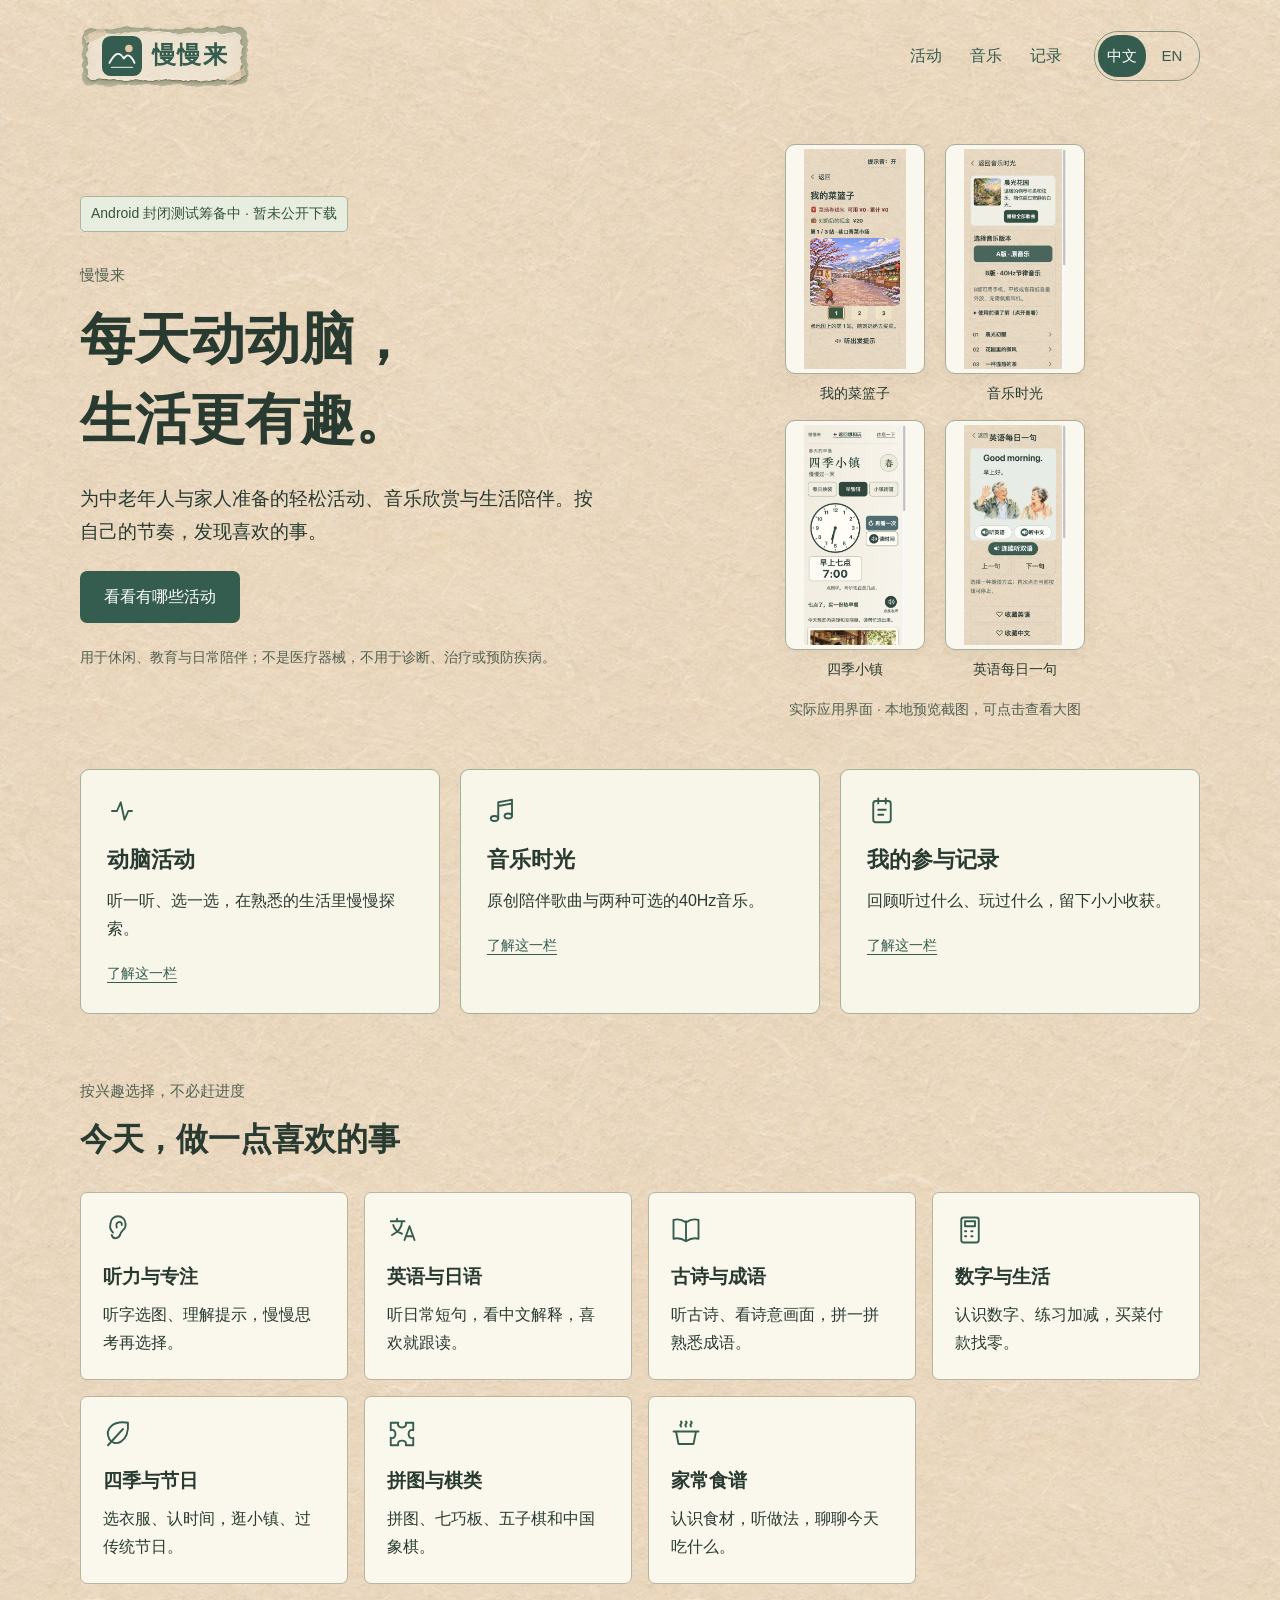
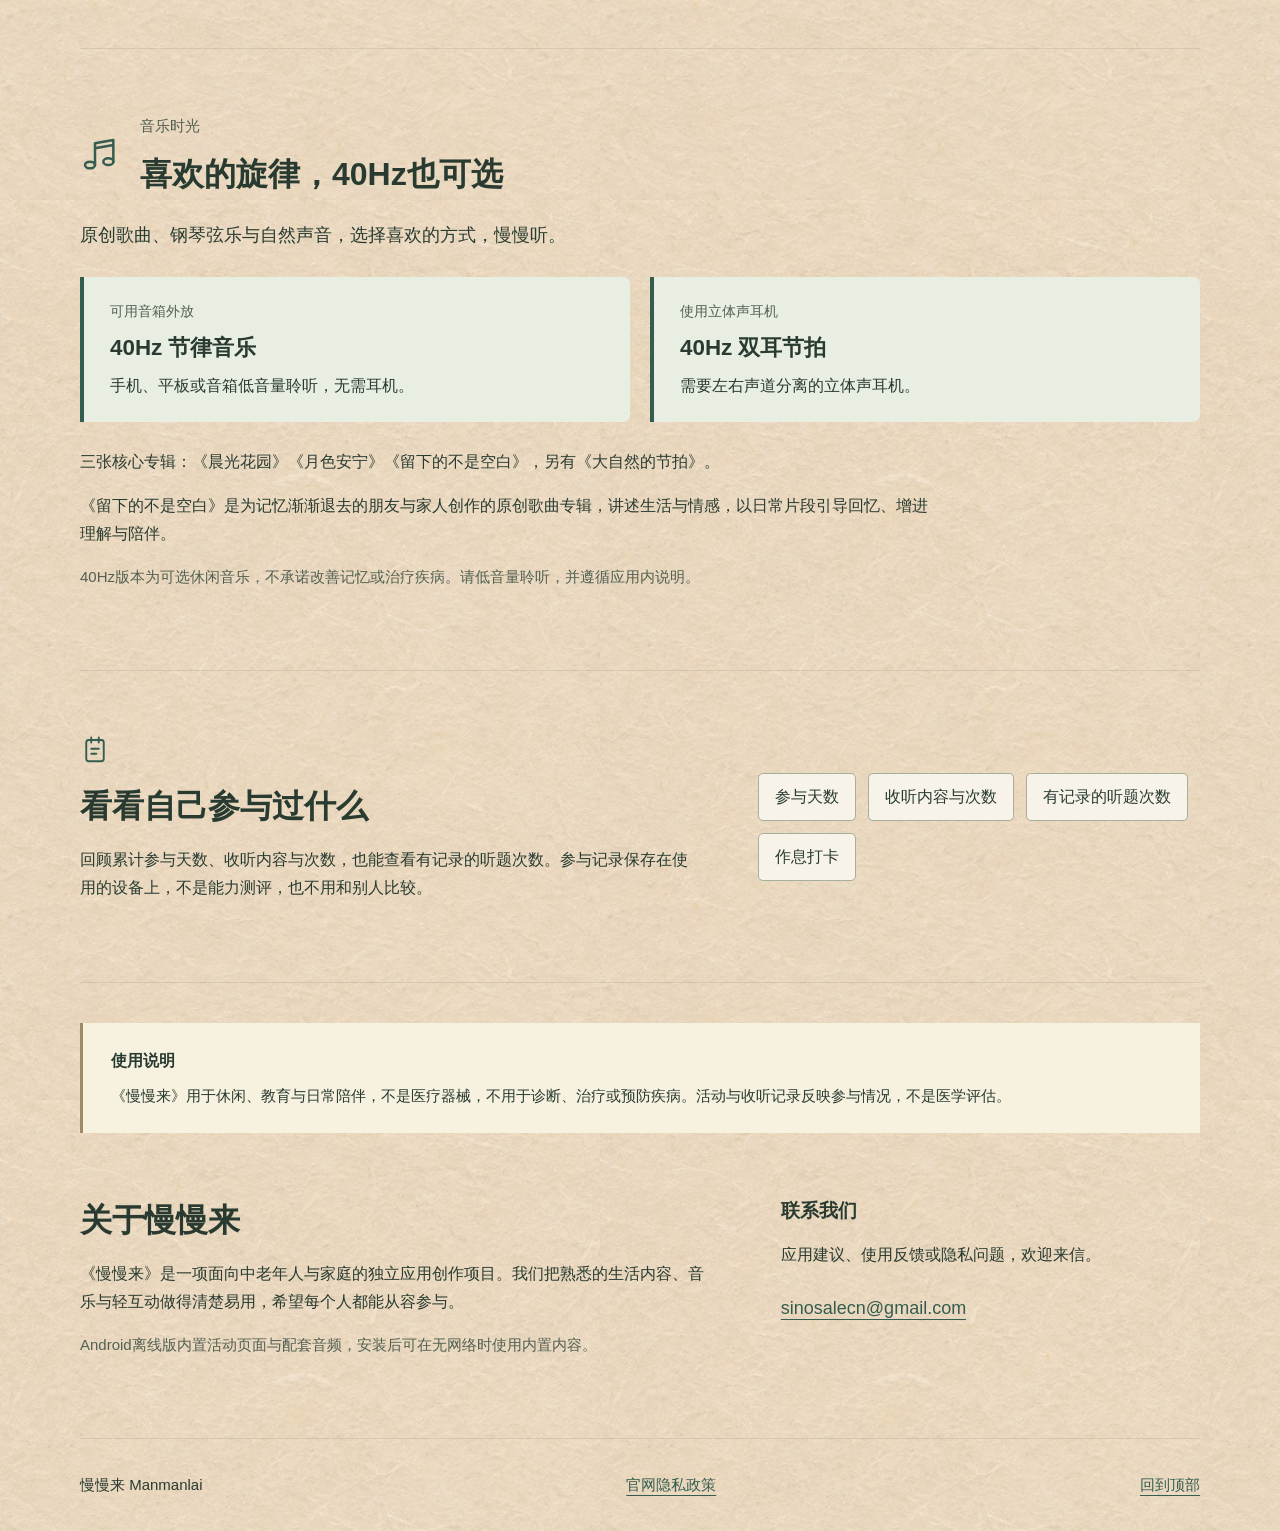
<file: index.html>
<!doctype html>
<html lang="zh-CN">
<head>
  <meta charset="utf-8">
  <meta name="viewport" content="width=device-width, initial-scale=1">
  <title>慢慢来 Manmanlai · 每天动动脑，生活更有趣</title>
  <meta name="description" content="为中老年人与家人设计的轻松活动、原创音乐、可选40Hz音乐、英语日语与日常陪伴。Android封闭测试筹备中。">
  <meta name="theme-color" content="#355d4f">
  <link rel="canonical" href="https://sinosale.github.io/manmanlai/">
  <link rel="alternate" hreflang="zh-CN" href="https://sinosale.github.io/manmanlai/">
  <link rel="alternate" hreflang="en" href="https://sinosale.github.io/manmanlai/english.html">
  <link rel="alternate" hreflang="x-default" href="https://sinosale.github.io/manmanlai/">
  <link rel="icon" href="logo.svg" type="image/svg+xml">
  <link rel="stylesheet" href="home.css">
</head>
<body>
  <a class="skip" href="#main">跳到主要内容</a>
  <header class="site-header wrap">
    <a class="brand" href="./" aria-label="慢慢来首页"><img src="logo.svg" width="40" height="40" alt=""><span>慢慢来</span></a>
    <nav class="main-nav" aria-label="页面导航"><a href="#activity">活动</a><a href="#music">音乐</a><a href="#records">记录</a></nav>
    <nav class="languages" aria-label="Language"><a href="./" lang="zh-CN" aria-current="page">中文</a><a href="english.html" lang="en">EN</a></nav>
  </header>
  <main id="main" class="wrap" tabindex="-1">
    <section class="hero" aria-labelledby="hero-title">
      <div class="hero-copy">
        <p class="status">Android 封闭测试筹备中 · 暂未公开下载</p>
        <p class="eyebrow">慢慢来</p>
        <h1 id="hero-title">每天动动脑，<br>生活更有趣。</h1>
        <p class="intro">为中老年人与家人准备的轻松活动、音乐欣赏与生活陪伴。按自己的节奏，发现喜欢的事。</p>
        <a class="button" href="#activity">看看有哪些活动</a>
        <p class="scope-note">用于休闲、教育与日常陪伴；不是医疗器械，不用于诊断、治疗或预防疾病。</p>
      </div>
      <div class="app-preview"><div class="screenshot-grid"><figure><a href="assets/app-market.jpg" aria-label="查看完整截图：我的菜篮子"><img src="assets/app-market.jpg" width="390" height="844" alt="应用实际页面：我的菜篮子，冬日市场地图与三站买菜路线" fetchpriority=high></a><figcaption>我的菜篮子</figcaption></figure><figure><a href="assets/app-music.jpg" aria-label="查看完整截图：音乐时光"><img src="assets/app-music.jpg" width="390" height="844" alt="应用实际页面：晨光花园专辑与原音乐、40Hz节律音乐版本选择" loading=lazy></a><figcaption>音乐时光</figcaption></figure><figure><a href="assets/app-seasons.jpg" aria-label="查看完整截图：四季小镇"><img src="assets/app-seasons.jpg" width="390" height="844" alt="应用实际页面：春天早餐铺，认识时钟与选择早餐" loading=lazy></a><figcaption>四季小镇</figcaption></figure><figure><a href="assets/app-language.jpg" aria-label="查看完整截图：英语每日一句"><img src="assets/app-language.jpg" width="390" height="844" alt="应用实际页面：Good morning与中文解释、双语朗读按钮" loading=lazy></a><figcaption>英语每日一句</figcaption></figure></div><p class="caption">实际应用界面 · 本地预览截图，可点击查看大图</p></div>
    </section>
    <div class="core-grid" aria-label="三个核心栏目"><a class="core-card" href="#activity"><svg class="icon" viewBox="0 0 24 24" fill="none" stroke="currentColor" stroke-width="1.5" stroke-linecap="round" stroke-linejoin="round" aria-hidden="true"><path d="M4 12h4l3-7 3 14 3-7h3"/></svg><h2>动脑活动</h2><p>听一听、选一选，在熟悉的生活里慢慢探索。</p><span class="card-link">了解这一栏</span></a><a class="core-card" href="#music"><svg class="icon" viewBox="0 0 24 24" fill="none" stroke="currentColor" stroke-width="1.5" stroke-linecap="round" stroke-linejoin="round" aria-hidden="true"><path d="M9 18V5l11-2v13M9 8l11-2"/><ellipse cx="6" cy="18" rx="3" ry="2"/><ellipse cx="17" cy="16" rx="3" ry="2"/></svg><h2>音乐时光</h2><p>原创陪伴歌曲与两种可选的40Hz音乐。</p><span class="card-link">了解这一栏</span></a><a class="core-card" href="#records"><svg class="icon" viewBox="0 0 24 24" fill="none" stroke="currentColor" stroke-width="1.5" stroke-linecap="round" stroke-linejoin="round" aria-hidden="true"><rect x="5" y="4" width="14" height="17" rx="2"/><path d="M9 2v4m6-4v4M9 11h6m-6 4h4"/></svg><h2>我的参与记录</h2><p>回顾听过什么、玩过什么，留下小小收获。</p><span class="card-link">了解这一栏</span></a></div>
    <section id="activity" class="section" aria-labelledby="activity-title">
      <p class="eyebrow">按兴趣选择，不必赶进度</p><h2 id="activity-title">今天，做一点喜欢的事</h2>
      <div class="activity-grid"><article class="activity-card"><svg class="icon" viewBox="0 0 24 24" fill="none" stroke="currentColor" stroke-width="1.5" stroke-linecap="round" stroke-linejoin="round" aria-hidden="true"><path d="M8 14c-2-2-3-4-2-7a6 6 0 0 1 12 0c1 4-3 5-4 8-1 4-6 5-7 1m4-6c-2-5 5-6 4-2"/></svg><h3>听力与专注</h3><p>听字选图、理解提示，慢慢思考再选择。</p></article><article class="activity-card"><svg class="icon" viewBox="0 0 24 24" fill="none" stroke="currentColor" stroke-width="1.5" stroke-linecap="round" stroke-linejoin="round" aria-hidden="true"><path d="M3 5h11M8 3v2m-3 3c1 4 4 6 7 7M12 5c0 5-4 9-8 11m10 4 4-11 4 11m-7-3h6"/></svg><h3>英语与日语</h3><p>听日常短句，看中文解释，喜欢就跟读。</p></article><article class="activity-card"><svg class="icon" viewBox="0 0 24 24" fill="none" stroke="currentColor" stroke-width="1.5" stroke-linecap="round" stroke-linejoin="round" aria-hidden="true"><path d="M12 5v16M12 6C8 3 5 3 2 4v15c4-1 7 0 10 2 3-2 6-3 10-2V4c-3-1-6-1-10 2Z"/></svg><h3>古诗与成语</h3><p>听古诗、看诗意画面，拼一拼熟悉成语。</p></article><article class="activity-card"><svg class="icon" viewBox="0 0 24 24" fill="none" stroke="currentColor" stroke-width="1.5" stroke-linecap="round" stroke-linejoin="round" aria-hidden="true"><rect x="5" y="2" width="14" height="20" rx="2"/><path d="M8 5h8v4H8zM8 13h1m4 0h1m-6 4h1m4 0h1"/></svg><h3>数字与生活</h3><p>认识数字、练习加减，买菜付款找零。</p></article><article class="activity-card"><svg class="icon" viewBox="0 0 24 24" fill="none" stroke="currentColor" stroke-width="1.5" stroke-linecap="round" stroke-linejoin="round" aria-hidden="true"><path d="M20 3C8 1 1 8 5 16c4 7 16 3 15-13ZM4 21 16 8"/></svg><h3>四季与节日</h3><p>选衣服、认时间，逛小镇、过传统节日。</p></article><article class="activity-card"><svg class="icon" viewBox="0 0 24 24" fill="none" stroke="currentColor" stroke-width="1.5" stroke-linecap="round" stroke-linejoin="round" aria-hidden="true"><path d="M3 3h6c-2 5 8 5 6 0h6v6c-5-2-5 8 0 6v6h-6c2-5-8-5-6 0H3v-6c5 2 5-8 0-6Z"/></svg><h3>拼图与棋类</h3><p>拼图、七巧板、五子棋和中国象棋。</p></article><article class="activity-card"><svg class="icon" viewBox="0 0 24 24" fill="none" stroke="currentColor" stroke-width="1.5" stroke-linecap="round" stroke-linejoin="round" aria-hidden="true"><path d="M4 10h16l-2 10H6L4 10Zm-2 0h20M8 6c-2-2 2-2 0-4m4 4c-2-2 2-2 0-4m4 4c-2-2 2-2 0-4"/></svg><h3>家常食谱</h3><p>认识食材，听做法，聊聊今天吃什么。</p></article></div>
    </section>
    <section id="music" class="section music" aria-labelledby="music-title">
      <div class="section-heading"><svg class="icon" viewBox="0 0 24 24" fill="none" stroke="currentColor" stroke-width="1.5" stroke-linecap="round" stroke-linejoin="round" aria-hidden="true"><path d="M9 18V5l11-2v13M9 8l11-2"/><ellipse cx="6" cy="18" rx="3" ry="2"/><ellipse cx="17" cy="16" rx="3" ry="2"/></svg><div><p class="eyebrow">音乐时光</p><h2 id="music-title">喜欢的旋律，40Hz也可选</h2></div></div>
      <p class="music-intro">原创歌曲、钢琴弦乐与自然声音，选择喜欢的方式，慢慢听。</p>
      <div class="music-options"><div class="music-option"><span class="option-kind">可用音箱外放</span><h3>40Hz 节律音乐</h3><p>手机、平板或音箱低音量聆听，无需耳机。</p></div><div class="music-option"><span class="option-kind">使用立体声耳机</span><h3>40Hz 双耳节拍</h3><p>需要左右声道分离的立体声耳机。</p></div></div>
      <p class="album-note">三张核心专辑：《晨光花园》《月色安宁》《留下的不是空白》，另有《大自然的节拍》。</p>
      <p class="album-note">《留下的不是空白》是为记忆渐渐退去的朋友与家人创作的原创歌曲专辑，讲述生活与情感，以日常片段引导回忆、增进理解与陪伴。</p>
      <p class="small-note">40Hz版本为可选休闲音乐，不承诺改善记忆或治疗疾病。请低音量聆听，并遵循应用内说明。</p>
    </section>
    <section id="records" class="section records" aria-labelledby="records-title">
      <div><svg class="icon" viewBox="0 0 24 24" fill="none" stroke="currentColor" stroke-width="1.5" stroke-linecap="round" stroke-linejoin="round" aria-hidden="true"><rect x="5" y="4" width="14" height="17" rx="2"/><path d="M9 2v4m6-4v4M9 11h6m-6 4h4"/></svg><h2 id="records-title">看看自己参与过什么</h2><p>回顾累计参与天数、收听内容与次数，也能查看有记录的听题次数。参与记录保存在使用的设备上，不是能力测评，也不用和别人比较。</p></div>
      <div class="record-tags"><span>参与天数</span><span>收听内容与次数</span><span>有记录的听题次数</span><span>作息打卡</span></div>
    </section>
    <aside class="disclaimer" aria-label="使用说明"><strong>使用说明</strong><p>《慢慢来》用于休闲、教育与日常陪伴，不是医疗器械，不用于诊断、治疗或预防疾病。活动与收听记录反映参与情况，不是医学评估。</p></aside>
    <section id="about" class="section about" aria-labelledby="about-title">
      <div><h2 id="about-title">关于慢慢来</h2><p>《慢慢来》是一项面向中老年人与家庭的独立应用创作项目。我们把熟悉的生活内容、音乐与轻互动做得清楚易用，希望每个人都能从容参与。</p><p class="small-note">Android离线版内置活动页面与配套音频，安装后可在无网络时使用内置内容。</p></div>
      <div class="contact"><h3>联系我们</h3><p>应用建议、使用反馈或隐私问题，欢迎来信。</p><a href="mailto:sinosalecn@gmail.com">sinosalecn@gmail.com</a></div>
    </section>
  </main>
  <footer class="wrap"><span>慢慢来 Manmanlai</span><a href="privacy.html">官网隐私政策</a><a href="#main">回到顶部</a></footer>
</body>
</html>
</file>
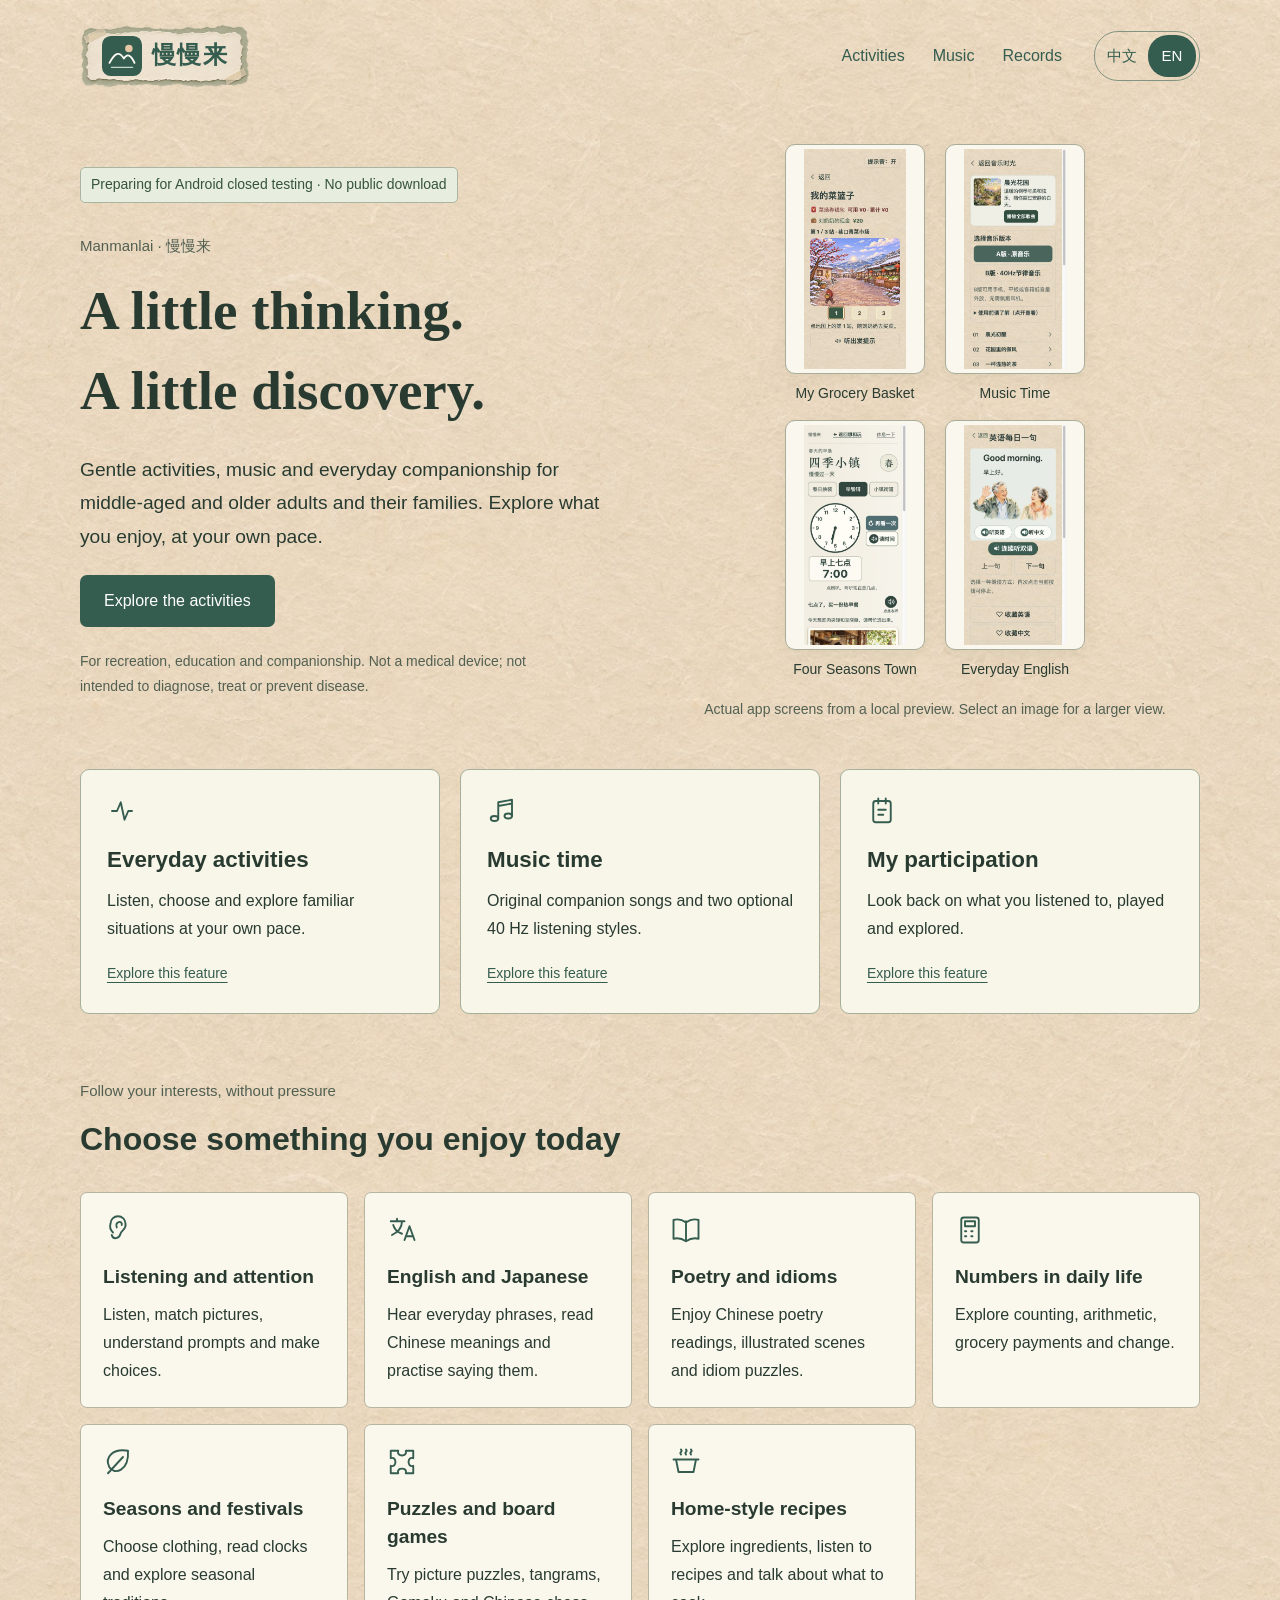
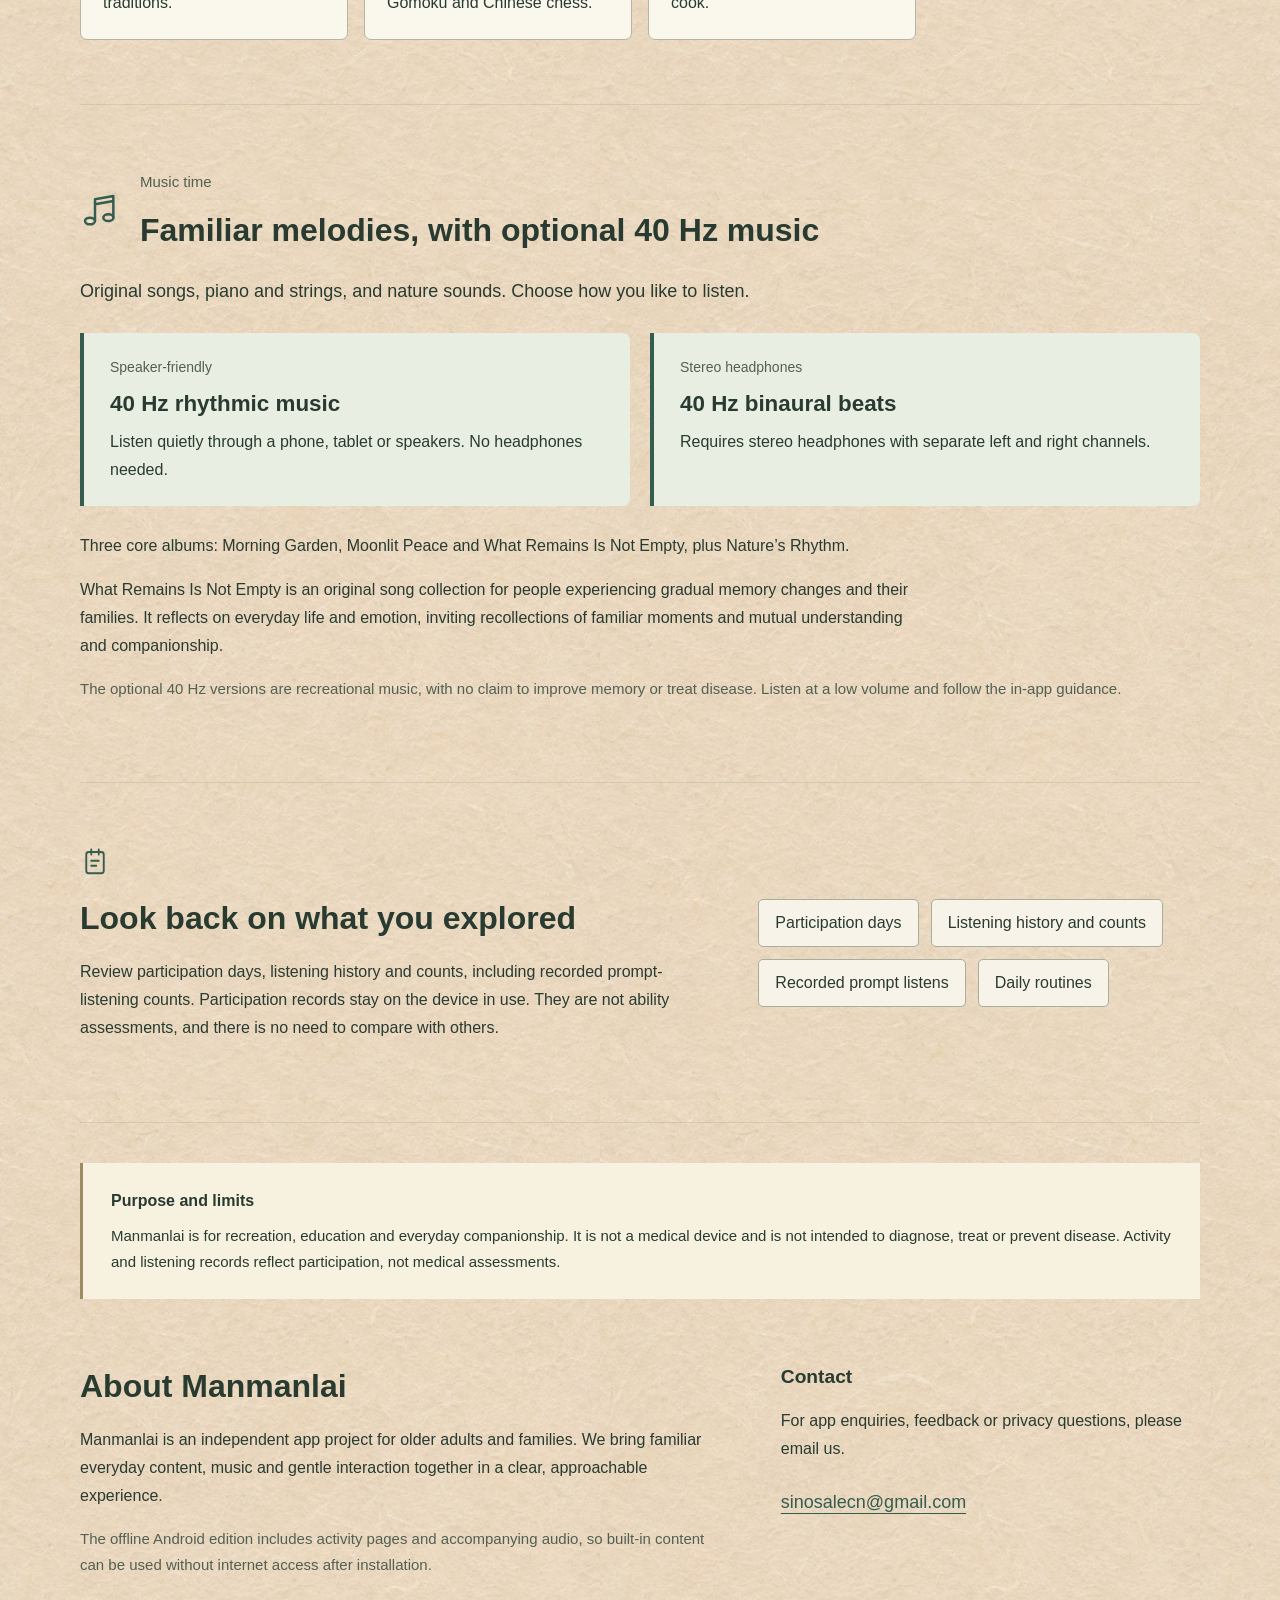
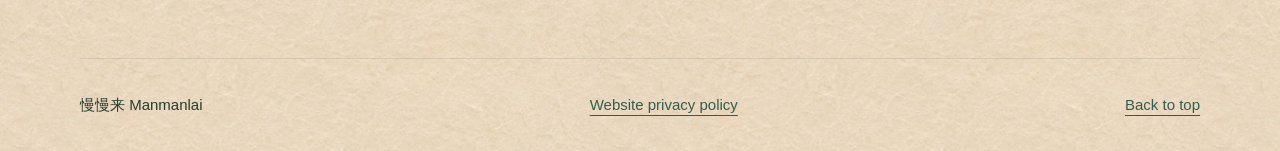
<file: english.html>
<!doctype html>
<html lang="en">
<head>
  <meta charset="utf-8">
  <meta name="viewport" content="width=device-width, initial-scale=1">
  <title>Manmanlai · A little thinking, a little discovery</title>
  <meta name="description" content="Gentle activities, original songs, optional 40 Hz music, English and Japanese learning, and everyday companionship for older adults and families. Preparing for Android closed testing.">
  <meta name="theme-color" content="#355d4f">
  <link rel="canonical" href="https://sinosale.github.io/manmanlai/english.html">
  <link rel="alternate" hreflang="zh-CN" href="https://sinosale.github.io/manmanlai/">
  <link rel="alternate" hreflang="en" href="https://sinosale.github.io/manmanlai/english.html">
  <link rel="alternate" hreflang="x-default" href="https://sinosale.github.io/manmanlai/">
  <link rel="icon" href="logo.svg" type="image/svg+xml">
  <link rel="stylesheet" href="home.css">
</head>
<body>
  <a class="skip" href="#main">Skip to content</a>
  <header class="site-header wrap">
    <a class="brand" href="english.html" aria-label="Manmanlai home"><img src="logo.svg" width="40" height="40" alt=""><span>慢慢来</span></a>
    <nav class="main-nav" aria-label="Page navigation"><a href="#activity">Activities</a><a href="#music">Music</a><a href="#records">Records</a></nav>
    <nav class="languages" aria-label="Language"><a href="./" lang="zh-CN">中文</a><a href="english.html" lang="en" aria-current="page">EN</a></nav>
  </header>
  <main id="main" class="wrap" tabindex="-1">
    <section class="hero" aria-labelledby="hero-title">
      <div class="hero-copy">
        <p class="status">Preparing for Android closed testing · No public download</p>
        <p class="eyebrow">Manmanlai · 慢慢来</p>
        <h1 id="hero-title">A little thinking.<br>A little discovery.</h1>
        <p class="intro">Gentle activities, music and everyday companionship for middle-aged and older adults and their families. Explore what you enjoy, at your own pace.</p>
        <a class="button" href="#activity">Explore the activities</a>
        <p class="scope-note">For recreation, education and companionship. Not a medical device; not intended to diagnose, treat or prevent disease.</p>
      </div>
      <div class="app-preview"><div class="screenshot-grid"><figure><a href="assets/app-market.jpg" aria-label="View full screenshot: My Grocery Basket"><img src="assets/app-market.jpg" width="390" height="844" alt="Actual Chinese app interface: a winter market and three-stop shopping route" fetchpriority=high></a><figcaption>My Grocery Basket</figcaption></figure><figure><a href="assets/app-music.jpg" aria-label="View full screenshot: Music Time"><img src="assets/app-music.jpg" width="390" height="844" alt="Actual Chinese app interface: Morning Garden and original or 40 Hz rhythmic music options" loading=lazy></a><figcaption>Music Time</figcaption></figure><figure><a href="assets/app-seasons.jpg" aria-label="View full screenshot: Four Seasons Town"><img src="assets/app-seasons.jpg" width="390" height="844" alt="Actual Chinese app interface: spring breakfast scene and clock reading" loading=lazy></a><figcaption>Four Seasons Town</figcaption></figure><figure><a href="assets/app-language.jpg" aria-label="View full screenshot: Everyday English"><img src="assets/app-language.jpg" width="390" height="844" alt="Actual app interface: Good morning, Chinese translation and bilingual audio controls" loading=lazy></a><figcaption>Everyday English</figcaption></figure></div><p class="caption">Actual app screens from a local preview. Select an image for a larger view.</p></div>
    </section>
    <div class="core-grid" aria-label="Three core features"><a class="core-card" href="#activity"><svg class="icon" viewBox="0 0 24 24" fill="none" stroke="currentColor" stroke-width="1.5" stroke-linecap="round" stroke-linejoin="round" aria-hidden="true"><path d="M4 12h4l3-7 3 14 3-7h3"/></svg><h2>Everyday activities</h2><p>Listen, choose and explore familiar situations at your own pace.</p><span class="card-link">Explore this feature</span></a><a class="core-card" href="#music"><svg class="icon" viewBox="0 0 24 24" fill="none" stroke="currentColor" stroke-width="1.5" stroke-linecap="round" stroke-linejoin="round" aria-hidden="true"><path d="M9 18V5l11-2v13M9 8l11-2"/><ellipse cx="6" cy="18" rx="3" ry="2"/><ellipse cx="17" cy="16" rx="3" ry="2"/></svg><h2>Music time</h2><p>Original companion songs and two optional 40 Hz listening styles.</p><span class="card-link">Explore this feature</span></a><a class="core-card" href="#records"><svg class="icon" viewBox="0 0 24 24" fill="none" stroke="currentColor" stroke-width="1.5" stroke-linecap="round" stroke-linejoin="round" aria-hidden="true"><rect x="5" y="4" width="14" height="17" rx="2"/><path d="M9 2v4m6-4v4M9 11h6m-6 4h4"/></svg><h2>My participation</h2><p>Look back on what you listened to, played and explored.</p><span class="card-link">Explore this feature</span></a></div>
    <section id="activity" class="section" aria-labelledby="activity-title">
      <p class="eyebrow">Follow your interests, without pressure</p><h2 id="activity-title">Choose something you enjoy today</h2>
      <div class="activity-grid"><article class="activity-card"><svg class="icon" viewBox="0 0 24 24" fill="none" stroke="currentColor" stroke-width="1.5" stroke-linecap="round" stroke-linejoin="round" aria-hidden="true"><path d="M8 14c-2-2-3-4-2-7a6 6 0 0 1 12 0c1 4-3 5-4 8-1 4-6 5-7 1m4-6c-2-5 5-6 4-2"/></svg><h3>Listening and attention</h3><p>Listen, match pictures, understand prompts and make choices.</p></article><article class="activity-card"><svg class="icon" viewBox="0 0 24 24" fill="none" stroke="currentColor" stroke-width="1.5" stroke-linecap="round" stroke-linejoin="round" aria-hidden="true"><path d="M3 5h11M8 3v2m-3 3c1 4 4 6 7 7M12 5c0 5-4 9-8 11m10 4 4-11 4 11m-7-3h6"/></svg><h3>English and Japanese</h3><p>Hear everyday phrases, read Chinese meanings and practise saying them.</p></article><article class="activity-card"><svg class="icon" viewBox="0 0 24 24" fill="none" stroke="currentColor" stroke-width="1.5" stroke-linecap="round" stroke-linejoin="round" aria-hidden="true"><path d="M12 5v16M12 6C8 3 5 3 2 4v15c4-1 7 0 10 2 3-2 6-3 10-2V4c-3-1-6-1-10 2Z"/></svg><h3>Poetry and idioms</h3><p>Enjoy Chinese poetry readings, illustrated scenes and idiom puzzles.</p></article><article class="activity-card"><svg class="icon" viewBox="0 0 24 24" fill="none" stroke="currentColor" stroke-width="1.5" stroke-linecap="round" stroke-linejoin="round" aria-hidden="true"><rect x="5" y="2" width="14" height="20" rx="2"/><path d="M8 5h8v4H8zM8 13h1m4 0h1m-6 4h1m4 0h1"/></svg><h3>Numbers in daily life</h3><p>Explore counting, arithmetic, grocery payments and change.</p></article><article class="activity-card"><svg class="icon" viewBox="0 0 24 24" fill="none" stroke="currentColor" stroke-width="1.5" stroke-linecap="round" stroke-linejoin="round" aria-hidden="true"><path d="M20 3C8 1 1 8 5 16c4 7 16 3 15-13ZM4 21 16 8"/></svg><h3>Seasons and festivals</h3><p>Choose clothing, read clocks and explore seasonal traditions.</p></article><article class="activity-card"><svg class="icon" viewBox="0 0 24 24" fill="none" stroke="currentColor" stroke-width="1.5" stroke-linecap="round" stroke-linejoin="round" aria-hidden="true"><path d="M3 3h6c-2 5 8 5 6 0h6v6c-5-2-5 8 0 6v6h-6c2-5-8-5-6 0H3v-6c5 2 5-8 0-6Z"/></svg><h3>Puzzles and board games</h3><p>Try picture puzzles, tangrams, Gomoku and Chinese chess.</p></article><article class="activity-card"><svg class="icon" viewBox="0 0 24 24" fill="none" stroke="currentColor" stroke-width="1.5" stroke-linecap="round" stroke-linejoin="round" aria-hidden="true"><path d="M4 10h16l-2 10H6L4 10Zm-2 0h20M8 6c-2-2 2-2 0-4m4 4c-2-2 2-2 0-4m4 4c-2-2 2-2 0-4"/></svg><h3>Home-style recipes</h3><p>Explore ingredients, listen to recipes and talk about what to cook.</p></article></div>
    </section>
    <section id="music" class="section music" aria-labelledby="music-title">
      <div class="section-heading"><svg class="icon" viewBox="0 0 24 24" fill="none" stroke="currentColor" stroke-width="1.5" stroke-linecap="round" stroke-linejoin="round" aria-hidden="true"><path d="M9 18V5l11-2v13M9 8l11-2"/><ellipse cx="6" cy="18" rx="3" ry="2"/><ellipse cx="17" cy="16" rx="3" ry="2"/></svg><div><p class="eyebrow">Music time</p><h2 id="music-title">Familiar melodies, with optional 40 Hz music</h2></div></div>
      <p class="music-intro">Original songs, piano and strings, and nature sounds. Choose how you like to listen.</p>
      <div class="music-options"><div class="music-option"><span class="option-kind">Speaker-friendly</span><h3>40 Hz rhythmic music</h3><p>Listen quietly through a phone, tablet or speakers. No headphones needed.</p></div><div class="music-option"><span class="option-kind">Stereo headphones</span><h3>40 Hz binaural beats</h3><p>Requires stereo headphones with separate left and right channels.</p></div></div>
      <p class="album-note">Three core albums: Morning Garden, Moonlit Peace and What Remains Is Not Empty, plus Nature’s Rhythm.</p>
      <p class="album-note">What Remains Is Not Empty is an original song collection for people experiencing gradual memory changes and their families. It reflects on everyday life and emotion, inviting recollections of familiar moments and mutual understanding and companionship.</p>
      <p class="small-note">The optional 40 Hz versions are recreational music, with no claim to improve memory or treat disease. Listen at a low volume and follow the in-app guidance.</p>
    </section>
    <section id="records" class="section records" aria-labelledby="records-title">
      <div><svg class="icon" viewBox="0 0 24 24" fill="none" stroke="currentColor" stroke-width="1.5" stroke-linecap="round" stroke-linejoin="round" aria-hidden="true"><rect x="5" y="4" width="14" height="17" rx="2"/><path d="M9 2v4m6-4v4M9 11h6m-6 4h4"/></svg><h2 id="records-title">Look back on what you explored</h2><p>Review participation days, listening history and counts, including recorded prompt-listening counts. Participation records stay on the device in use. They are not ability assessments, and there is no need to compare with others.</p></div>
      <div class="record-tags"><span>Participation days</span><span>Listening history and counts</span><span>Recorded prompt listens</span><span>Daily routines</span></div>
    </section>
    <aside class="disclaimer" aria-label="Purpose and limits"><strong>Purpose and limits</strong><p>Manmanlai is for recreation, education and everyday companionship. It is not a medical device and is not intended to diagnose, treat or prevent disease. Activity and listening records reflect participation, not medical assessments.</p></aside>
    <section id="about" class="section about" aria-labelledby="about-title">
      <div><h2 id="about-title">About Manmanlai</h2><p>Manmanlai is an independent app project for older adults and families. We bring familiar everyday content, music and gentle interaction together in a clear, approachable experience.</p><p class="small-note">The offline Android edition includes activity pages and accompanying audio, so built-in content can be used without internet access after installation.</p></div>
      <div class="contact"><h3>Contact</h3><p>For app enquiries, feedback or privacy questions, please email us.</p><a href="mailto:sinosalecn@gmail.com">sinosalecn@gmail.com</a></div>
    </section>
  </main>
  <footer class="wrap"><span>慢慢来 Manmanlai</span><a href="privacy.html">Website privacy policy</a><a href="#main">Back to top</a></footer>
</body>
</html>
</file>
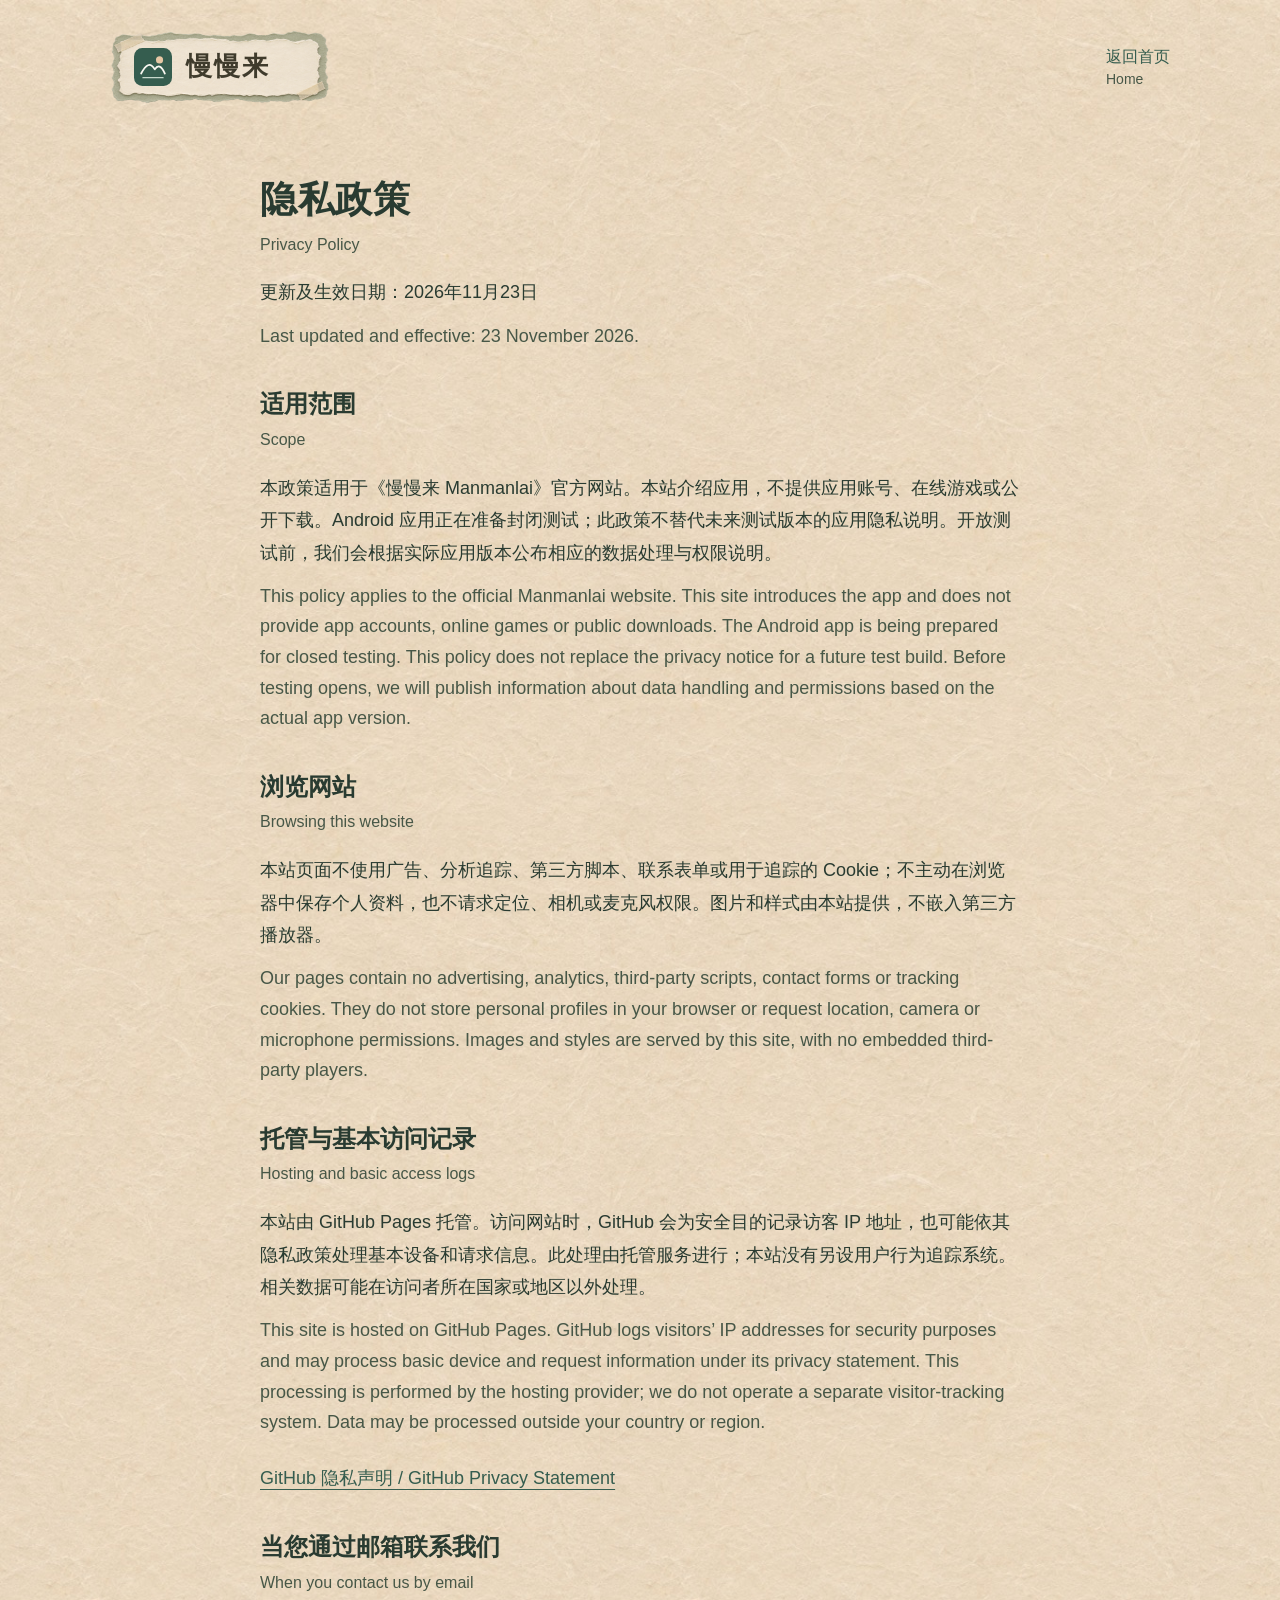
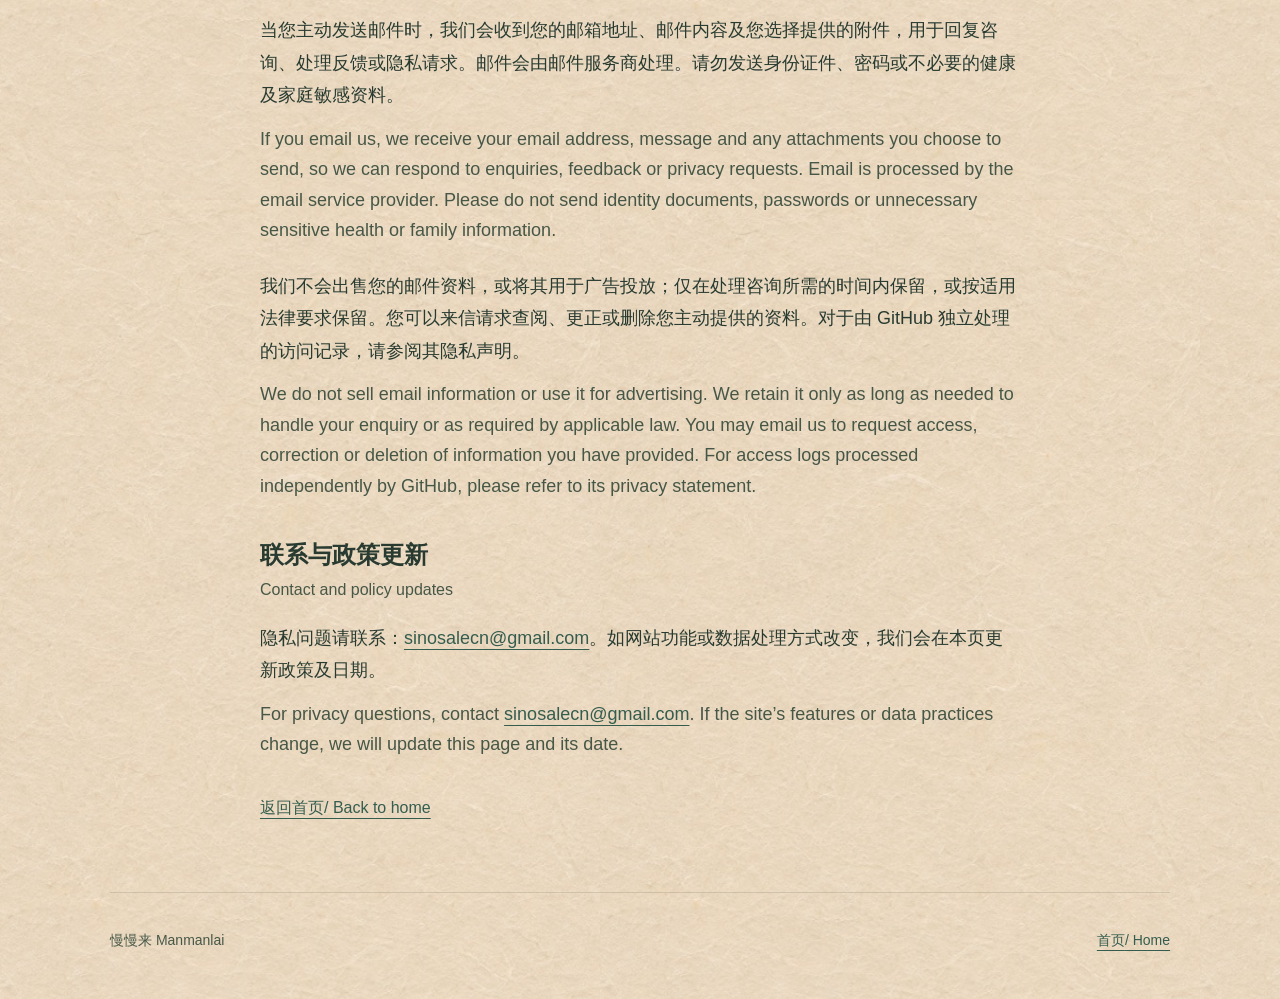
<file: privacy.html>
<!doctype html>
<html lang="zh-CN">
<head>
  <meta charset="utf-8"><meta name="viewport" content="width=device-width, initial-scale=1">
  <meta name="description" content="慢慢来 Manmanlai 官方网站隐私政策 / Official website privacy policy.">
  <meta name="theme-color" content="#355d4f">
  <title>隐私政策 / Privacy Policy · 慢慢来 Manmanlai</title>
  <link rel="icon" href="logo.svg" type="image/svg+xml"><link rel="stylesheet" href="styles.css"><link rel="stylesheet" href="paper.css">
</head>
<body>
  <a class="skip" href="#main">跳到主要内容 <span lang="en">/ Skip to content</span></a>
  <header class="site-header wrap"><a class="brand" href="./" aria-label="慢慢来 Manmanlai 首页 / Home"><img src="logo.svg" width="48" height="48" alt=""><span>慢慢来</span></a><nav aria-label="导航 / Navigation"><a href="./">返回首页 <span lang="en">Home</span></a></nav></header>
  <main id="main" class="wrap policy">
    <h1>隐私政策 <span class="en-heading" lang="en">Privacy Policy</span></h1>
    <p>更新及生效日期：2026年11月23日</p><p class="en" lang="en">Last updated and effective: 23 November 2026.</p>
    <h2>适用范围 <span class="en-heading" lang="en">Scope</span></h2>
    <p>本政策适用于《慢慢来 Manmanlai》官方网站。本站介绍应用，不提供应用账号、在线游戏或公开下载。Android 应用正在准备封闭测试；此政策不替代未来测试版本的应用隐私说明。开放测试前，我们会根据实际应用版本公布相应的数据处理与权限说明。</p>
    <p class="en" lang="en">This policy applies to the official Manmanlai website. This site introduces the app and does not provide app accounts, online games or public downloads. The Android app is being prepared for closed testing. This policy does not replace the privacy notice for a future test build. Before testing opens, we will publish information about data handling and permissions based on the actual app version.</p>
    <h2>浏览网站 <span class="en-heading" lang="en">Browsing this website</span></h2>
    <p>本站页面不使用广告、分析追踪、第三方脚本、联系表单或用于追踪的 Cookie；不主动在浏览器中保存个人资料，也不请求定位、相机或麦克风权限。图片和样式由本站提供，不嵌入第三方播放器。</p>
    <p class="en" lang="en">Our pages contain no advertising, analytics, third-party scripts, contact forms or tracking cookies. They do not store personal profiles in your browser or request location, camera or microphone permissions. Images and styles are served by this site, with no embedded third-party players.</p>
    <h2>托管与基本访问记录 <span class="en-heading" lang="en">Hosting and basic access logs</span></h2>
    <p>本站由 GitHub Pages 托管。访问网站时，GitHub 会为安全目的记录访客 IP 地址，也可能依其隐私政策处理基本设备和请求信息。此处理由托管服务进行；本站没有另设用户行为追踪系统。相关数据可能在访问者所在国家或地区以外处理。</p>
    <p class="en" lang="en">This site is hosted on GitHub Pages. GitHub logs visitors’ IP addresses for security purposes and may process basic device and request information under its privacy statement. This processing is performed by the hosting provider; we do not operate a separate visitor-tracking system. Data may be processed outside your country or region.</p>
    <p><a href="https://docs.github.com/en/site-policy/privacy-policies/github-general-privacy-statement">GitHub 隐私声明 <span lang="en">/ GitHub Privacy Statement</span></a></p>
    <h2>当您通过邮箱联系我们 <span class="en-heading" lang="en">When you contact us by email</span></h2>
    <p>当您主动发送邮件时，我们会收到您的邮箱地址、邮件内容及您选择提供的附件，用于回复咨询、处理反馈或隐私请求。邮件会由邮件服务商处理。请勿发送身份证件、密码或不必要的健康及家庭敏感资料。</p>
    <p class="en" lang="en">If you email us, we receive your email address, message and any attachments you choose to send, so we can respond to enquiries, feedback or privacy requests. Email is processed by the email service provider. Please do not send identity documents, passwords or unnecessary sensitive health or family information.</p>
    <p>我们不会出售您的邮件资料，或将其用于广告投放；仅在处理咨询所需的时间内保留，或按适用法律要求保留。您可以来信请求查阅、更正或删除您主动提供的资料。对于由 GitHub 独立处理的访问记录，请参阅其隐私声明。</p>
    <p class="en" lang="en">We do not sell email information or use it for advertising. We retain it only as long as needed to handle your enquiry or as required by applicable law. You may email us to request access, correction or deletion of information you have provided. For access logs processed independently by GitHub, please refer to its privacy statement.</p>
    <h2>联系与政策更新 <span class="en-heading" lang="en">Contact and policy updates</span></h2>
    <p>隐私问题请联系：<a href="mailto:sinosalecn@gmail.com">sinosalecn@gmail.com</a>。如网站功能或数据处理方式改变，我们会在本页更新政策及日期。</p>
    <p class="en" lang="en">For privacy questions, contact <a href="mailto:sinosalecn@gmail.com">sinosalecn@gmail.com</a>. If the site’s features or data practices change, we will update this page and its date.</p>
    <a class="back" href="./">返回首页 <span lang="en">/ Back to home</span></a>
  </main>
  <footer class="wrap"><span>慢慢来 <span lang="en">Manmanlai</span></span><a href="./">首页 <span lang="en">/ Home</span></a></footer>
</body>
</html>
</file>
<file: home.css>
:root {
  color-scheme: light;
  --green: #355d4f;
  --ink: #293b31;
  --muted: #526052;
  --line: #b6ad9866;
  --surface: #faf7ee;
  font: 100%/1.75 -apple-system, BlinkMacSystemFont, "PingFang SC", "Microsoft YaHei", sans-serif;
  color: var(--ink);
  background: #e9ddc8 url('assets/home-bg-paper-light.jpg') repeat;
  background-size: 600px 900px;
}
* { box-sizing: border-box; }
body { margin: 0; }
img { display: block; max-width: 100%; height: auto; }
a { color: var(--green); text-underline-offset: 5px; }
a:hover { text-decoration-thickness: 2px; }
a:focus-visible { outline: 3px solid var(--green); outline-offset: 5px; }
main:focus { outline: none; }
p { margin: 0 0 16px; }
h1, h2, h3 { line-height: 1.45; margin: 0 0 16px; }
h1 { font-family: 'Kaiti SC', STKaiti, KaiTi, 'Songti SC', serif; font-size: clamp(2.5rem, 4.3vw, 3.75rem); font-weight: 600; }
h2 { font-size: clamp(1.6rem, 2.7vw, 2rem); font-weight: 600; }
h3 { font-size: 1.2rem; font-weight: 600; }
.wrap { width: min(1120px, calc(100% - 64px)); margin-inline: auto; }
.site-header { display: flex; align-items: center; gap: 32px; padding-block: 24px; }
.brand { display: flex; align-items: center; gap: 10px; padding: 12px 22px; text-decoration: none; background: url('assets/title-layered-paper.png') center/100% 100% no-repeat; }
.brand img { flex: none; }
.brand span { font: 600 1.5rem/1.3 'Kaiti SC', STKaiti, KaiTi, serif; letter-spacing: .06em; }
.brand small { display: block; font: 400 .875rem/1.6 -apple-system, BlinkMacSystemFont, sans-serif; letter-spacing: .04em; }
.main-nav { display: flex; gap: 28px; margin-left: auto; }
.main-nav a { display: flex; align-items: center; min-height: 48px; text-decoration: none; }
.languages { display: flex; border: 1px solid #829481; padding: 3px; border-radius: 24px; gap: 2px; }
.languages a { display: flex; align-items: center; justify-content: center; min-width: 48px; min-height: 42px; padding: 4px 9px; border-radius: 20px; text-decoration: none; font-size: .9375rem; }
.languages [aria-current] { color: #fff; background: var(--green); }
.hero { display: grid; grid-template-columns: 1fr 1fr; gap: 60px; align-items: center; padding: 32px 0 48px; }
.status { display: inline-block; font-size: .875rem; line-height: 1.7; color: #35533e; background: #e7eddf; border: 1px solid #a9b5a0; border-radius: 5px; padding: 5px 10px; margin-bottom: 30px; }
.eyebrow { font-size: .9375rem; color: var(--muted); margin-bottom: 12px; }
.intro { font-size: 1.2rem; max-width: 30em; margin: 22px 0; }
.button { display: inline-flex; align-items: center; justify-content: center; min-height: 52px; color: #fff; background: var(--green); padding: 10px 24px; border-radius: 7px; text-decoration: none; }
.scope-note { color: var(--muted); font-size: .875rem; line-height: 1.75; margin: 22px 0 0; max-width: 34em; }
.screenshot-grid { display: grid; grid-template-columns: repeat(4, minmax(0, 1fr)); gap: 12px; align-items: start; }
figure { margin: 0; min-width: 0; }
figure a { display: block; border: 1px solid #a8ac98; border-radius: 10px; padding: 4px; background: #faf7ee; box-shadow: 0 4px 15px #46513b12; }
figure img { width: 100%; border-radius: 6px; aspect-ratio: 390/844; object-fit: contain; }
figcaption { text-align: center; font-size: .875rem; margin-top: 8px; line-height: 1.6; overflow-wrap: anywhere; }
.caption { font-size: .875rem; text-align: center; color: var(--muted); margin: 16px 0 0; }
.core-grid { display: grid; grid-template-columns: repeat(3, 1fr); gap: 20px; }
.core-card { display: block; padding: 26px; border: 1px solid #a5af99; border-radius: 9px; background: #f8f5e9; color: var(--ink); text-decoration: none; }
.core-card:hover { border-color: var(--green); }
.icon { display: block; width: 30px; height: 30px; color: var(--green); margin-bottom: 18px; flex: none; }
.core-card h2 { font-size: 1.4rem; margin-bottom: 10px; }
.core-card p { margin-bottom: 16px; }
.card-link { font-size: .875rem; text-decoration: underline; text-underline-offset: 4px; color: var(--green); }
.section { padding-block: 64px; border-bottom: 1px solid var(--line); scroll-margin-top: 24px; }
.activity-grid { display: grid; grid-template-columns: repeat(4, 1fr); gap: 16px; margin-top: 30px; }
.activity-card { padding: 22px; border: 1px solid #b7b4a0; border-radius: 7px; background: #faf7ed; }
.activity-card h3 { margin-bottom: 10px; }
.activity-card p { font-size: 1rem; margin: 0; }
.section-heading { display: flex; align-items: center; gap: 20px; }
.section-heading .icon { width: 40px; height: 40px; margin: 0; }
.section-heading h2 { margin-bottom: 0; }
.music-intro { font-size: 1.125rem; margin-top: 22px; }
.music-options { display: grid; grid-template-columns: 1fr 1fr; gap: 20px; margin: 26px 0; }
.music-option { padding: 22px 26px; border-left: 4px solid var(--green); background: #e9eee3; border-radius: 0 7px 7px 0; }
.option-kind { display: block; font-size: .875rem; color: var(--muted); margin-bottom: 8px; }
.music-option h3 { font-size: 1.4rem; margin-bottom: 8px; }
.music-option p { margin: 0; }
.album-note { max-width: 850px; }
.small-note { font-size: .9375rem; color: var(--muted); }
.records { display: grid; grid-template-columns: 1.4fr 1fr; gap: 60px; align-items: center; }
.record-tags { display: flex; flex-wrap: wrap; gap: 12px; }
.record-tags span { padding: 9px 16px; border: 1px solid #a5af99; border-radius: 5px; background: #f7f3e8; }
.disclaimer { padding: 24px 28px; margin-top: 40px; background: #f7f1df; border-left: 3px solid #9c8b65; }
.disclaimer p { font-size: .9375rem; margin: 8px 0 0; }
.about { display: grid; grid-template-columns: 1.5fr 1fr; gap: 72px; }
.contact a { display: inline-flex; align-items: center; min-height: 48px; overflow-wrap: anywhere; font-size: 1.125rem; }
footer { display: flex; align-items: center; justify-content: space-between; flex-wrap: wrap; gap: 16px; padding-block: 24px; font-size: .9375rem; }
footer a { display: inline-flex; align-items: center; min-height: 44px; }
.skip { position: absolute; top: -100px; left: 16px; padding: 12px; background: var(--surface); z-index: 10; }
.skip:focus { top: 12px; }
@media (min-width: 901px) { .screenshot-grid { grid-template-columns: repeat(2, minmax(0, 1fr)); max-width: 300px; margin-inline: auto; gap: 16px 20px; } .screenshot-grid img { max-height: 220px; } }
@media (max-width: 900px) {
  .hero { grid-template-columns: 1fr; gap: 32px; }
  .main-nav { gap: 18px; }
  .screenshot-grid { gap: 16px; }
  .activity-grid { grid-template-columns: repeat(2, 1fr); }
  .records, .about { gap: 32px; }
}
@media (max-width: 600px) {
  .wrap { width: calc(100% - 36px); }
  .site-header { gap: 12px; padding-block: 16px; flex-wrap: wrap; }
  .brand { padding: 10px 14px; margin-right: auto; }
  .brand img { width: 30px; height: 30px; }
  .brand span { font-size: 1.3rem; }
  .main-nav { order: 3; width: 100%; justify-content: space-between; margin: 0; gap: 12px; border-bottom: 1px solid var(--line); }
  .main-nav a { min-height: 44px; }
  .hero { padding-top: 16px; gap: 24px; }
  h1 { font-size: 2.5rem; }
  .status { margin-bottom: 20px; }
  .intro { font-size: 1.125rem; }
  .screenshot-grid { display: flex; overflow-x: auto; gap: 16px; padding: 6px 3px 12px; scroll-snap-type: x proximity; }
  figure { flex: 0 0 44%; scroll-snap-align: start; }
  .caption { text-align: left; margin-top: 6px; }
  .core-grid { grid-template-columns: 1fr; gap: 14px; }
  .core-card { padding: 20px; display: grid; grid-template-columns: 34px 1fr; gap: 0 16px; }
  .core-card .icon { grid-row: 1/4; }
  .core-card h2 { margin-bottom: 6px; }
  .core-card p { margin-bottom: 10px; }
  .section { padding-block: 40px; }
  .activity-grid { gap: 12px; margin-top: 24px; }
  .activity-card { padding: 18px 14px; }
  .activity-card h3 { font-size: 1.1rem; }
  .activity-card p { font-size: .9375rem; }
  .music-options, .records, .about { grid-template-columns: 1fr; gap: 16px; }
  .music-option { padding: 20px; }
  .section-heading { gap: 14px; }
  .section-heading h2 { font-size: 1.65rem; }
  .disclaimer { margin-top: 28px; padding: 20px; }
  .about { gap: 28px; }
}
@media (prefers-reduced-motion: reduce) { .screenshot-grid { scroll-snap-type: none; } }
</file>
<file: styles.css>
:root{color-scheme:light;--paper:#faf8f2;--ink:#293d36;--green:#355d4f;--muted:#52645b;--line:#d5ded4;--wash:#e6ede5;font-family:-apple-system,BlinkMacSystemFont,"PingFang SC","Microsoft YaHei",sans-serif;color:var(--ink);background:var(--paper);font-size:100%;line-height:1.8}
*{box-sizing:border-box}body{margin:0}a{color:var(--green);text-underline-offset:5px}a:hover{text-decoration-thickness:2px}a:focus-visible{outline:3px solid var(--green);outline-offset:5px}img{display:block}p{margin:0 0 1rem}h1,h2,h3{line-height:1.4;margin:0 0 1.2rem}h1{font-size:clamp(2.7rem,6.5vw,4.8rem);font-weight:600;letter-spacing:.02em}h2{font-size:clamp(1.65rem,4vw,2.2rem);font-weight:600}h3{font-size:1.35rem;font-weight:600}p{font-size:1.125rem}.wrap{width:min(1060px,calc(100% - 64px));margin-inline:auto}.site-header{display:flex;align-items:center;justify-content:space-between;padding-block:30px;border-bottom:1px solid var(--line);gap:24px}.brand{display:flex;align-items:center;gap:14px;text-decoration:none;font-size:1.35rem;font-weight:600}.brand small{display:block;font-size:.875rem;font-weight:400;letter-spacing:.06em;line-height:1.4}nav{display:flex;gap:28px}nav a{display:flex;align-items:center;min-height:48px;font-size:1rem;text-decoration:none}.hero{position:relative;isolation:isolate;padding-block:88px 80px;overflow:hidden}.eyebrow{font-size:1rem;color:var(--muted);margin-bottom:22px}.intro{max-width:590px;font-size:1.25rem}.hero-note{color:var(--muted);margin-bottom:30px}.button{display:inline-flex;align-items:center;justify-content:center;min-height:56px;padding:10px 28px;background:var(--green);color:#fff;text-decoration:none;border-radius:8px;font-size:1.125rem}.section{padding-block:64px;border-top:1px solid var(--line);scroll-margin-top:24px}.section-intro{max-width:730px}.features{display:grid;grid-template-columns:1fr 1fr;gap:32px 64px;margin-top:40px}.features article{padding-left:20px;border-left:3px solid #b2c6b6}.features p{margin:0}.testing{padding:36px 40px;background:var(--wash);border:0;border-radius:8px;margin:16px 0 0}.testing .eyebrow{margin-bottom:12px}.muted{color:var(--muted);font-size:1rem}.contact{display:flex;align-items:center;justify-content:space-between;gap:30px;margin-top:64px}.email{font-size:clamp(1.1rem,2.4vw,1.4rem);overflow-wrap:anywhere;min-height:48px;display:inline-flex;align-items:center}.privacy-preview{max-width:760px}.privacy-preview h2{font-size:1.5rem}footer{display:flex;flex-wrap:wrap;justify-content:space-between;align-items:center;gap:16px;padding-block:26px 36px;border-top:1px solid var(--line);font-size:.875rem;color:var(--muted)}footer a{min-height:44px;display:inline-flex;align-items:center}.skip{position:absolute;left:16px;top:-100px;background:var(--paper);padding:12px;z-index:5}.skip:focus{top:12px}.quiet-mark{position:absolute;width:330px;height:300px;right:-16px;bottom:30px;z-index:-1;opacity:.7;overflow:hidden}.sun{position:absolute;width:55px;height:55px;border-radius:50%;background:#e6c7a5;top:26px;right:75px}.hill{position:absolute;width:260px;height:170px;border-radius:60% 80% 0 0;transform:rotate(-12deg);right:-10px;bottom:50px;background:#cbd8cf}.hill-front{right:80px;bottom:10px;background:#afc4b9;transform:rotate(18deg)}.water{position:absolute;bottom:15px;width:330px;border-top:2px solid #a0b9b0;transform:rotate(-5deg)}.seal{position:absolute;right:24px;bottom:10px;border:1px solid #986957;color:#865847;padding:0 5px;font-family:serif;font-size:20px}.hero p,.hero h1,.hero a{position:relative;z-index:1}
@media(max-width:900px){.quiet-mark{opacity:.32;right:-100px}.intro{max-width:570px}}@media(max-width:600px){.wrap{width:calc(100% - 40px)}.site-header{padding-block:20px;gap:14px;align-items:flex-start}.brand{gap:9px;font-size:1.15rem}.brand img{width:40px;height:40px}nav{gap:8px;flex-direction:column}nav a{font-size:.875rem;min-height:36px}.hero{padding-block:52px 64px}h1{font-size:2.65rem}.intro{font-size:1.125rem}.hero-note{max-width:240px}.quiet-mark{width:240px;right:-100px;bottom:15px;opacity:.25}.features{grid-template-columns:1fr;gap:28px}.section{padding-block:44px}.testing{padding:28px 24px}.contact{display:block;margin-top:44px}.contact .email{margin-top:8px}.eyebrow{font-size:.9375rem}footer{display:block}footer span{display:block}footer a{margin-block:4px}}
</file>
<file: paper.css>
/* Reuse the current Manmanlai app's approved paper assets and colors. */
.section-links{display:flex;flex-wrap:wrap;gap:12px 32px;padding:20px 0 28px;border-top:1px solid var(--line)}
.section-links a{display:inline-flex;flex-direction:column;justify-content:center;min-height:48px;text-decoration:none}
.section-links a span{font-size:.875rem;color:var(--muted)}
.section h3{font-size:1.35rem;line-height:1.6;color:var(--green);margin-top:36px;margin-bottom:16px}
.section h3:first-of-type{margin-top:28px}
.section>p{max-width:820px}
.section>p.en{max-width:820px;margin-bottom:28px}
html,:root{background:#e9ddc8 url('assets/home-bg-paper-light.jpg') repeat;background-size:600px 900px;color:#293b31}
body{background:transparent}
:root{--paper:#e9ddc8;--ink:#293b31;--muted:#475747;--line:#a99f8866}
.site-header{border-bottom:0}
.brand{position:relative;isolation:isolate;padding:14px 24px;min-width:220px}
.brand:before{content:'';position:absolute;inset:0;background:url('assets/title-layered-paper.png') center/100% 100% no-repeat;z-index:-1}
.brand>img{width:38px;height:38px}
.brand>span{font-family:'Kaiti SC',STKaiti,KaiTi,'Songti SC',serif;letter-spacing:.08em;font-size:1.6rem;color:#3f3b2c}
.brand small{font-family:-apple-system,BlinkMacSystemFont,'PingFang SC',sans-serif;font-size:.875rem;letter-spacing:.04em}
.hero{padding-block:68px 70px;min-height:620px;overflow:visible}
.hero h1{font-family:'Kaiti SC',STKaiti,KaiTi,'Songti SC',serif;font-weight:600;font-size:clamp(2.6rem,5.5vw,4.3rem)}
.hero .intro{max-width:570px}
.hero-art{position:absolute;width:470px;max-width:54%;height:auto;right:-12px;bottom:25px;z-index:-1;opacity:.85}
.section h2{font-family:'Kaiti SC',STKaiti,KaiTi,'Songti SC',serif;letter-spacing:.04em}
.features{gap:28px}
.features article{position:relative;isolation:isolate;border:0;padding:30px 32px;background:transparent}
.features article:before,.testing:before{content:'';position:absolute;inset:0;border:24px solid transparent;border-image:url('assets/card-torn-main.png') 76 fill / 24px / 0 stretch;z-index:-1;pointer-events:none}
.testing{position:relative;isolation:isolate;background:transparent;border-radius:0;padding:38px 40px}
.contact{position:relative}
.privacy-preview{max-width:none;padding-right:200px;position:relative}
.privacy-preview:after{content:'';position:absolute;right:0;bottom:35px;width:150px;height:145px;background:url('assets/flower-ink-reused.png') center/contain no-repeat;pointer-events:none}
.policy{max-width:760px;padding-block:40px 60px}.policy h1{font-size:2.3rem}.policy h2{font-size:1.5rem;margin-top:36px}.policy p,.policy li{font-size:1.125rem}.policy ul{padding-left:1.4em}.policy li{margin-bottom:12px}.policy nav{flex-wrap:wrap}.policy .back{display:inline-flex;align-items:center;min-height:48px}.policy a{overflow-wrap:anywhere}.error-page{min-height:65vh;padding-block:70px}
@media(max-width:900px){.hero-art{opacity:.42;bottom:20px;right:-10px}.hero{min-height:600px}}
@media(max-width:600px){.site-header{padding-block:16px;align-items:center}.brand{min-width:0;padding:14px 16px;gap:8px}.brand>span{font-size:1.4rem}.brand>img{width:32px;height:32px}nav{gap:4px}.hero{padding-block:40px 180px;min-height:0}.hero h1{font-size:2.65rem}.hero-art{max-width:none;width:280px;right:-10px;bottom:0;opacity:.85}.hero-note{max-width:none}.features article{padding:28px}.testing{padding:30px}.privacy-preview{padding-right:0;padding-bottom:155px}.privacy-preview:after{width:120px;height:120px;bottom:12px;right:0}.policy{padding-top:24px}}
.en{font-size:1rem;color:var(--muted);line-height:1.7;margin-top:-4px;margin-bottom:24px}
.en-heading{display:block;font-family:-apple-system,BlinkMacSystemFont,'PingFang SC',sans-serif;font-size:1rem;font-weight:400;letter-spacing:0;color:var(--muted);margin-top:6px;line-height:1.6}
.title-en{display:block;font-family:-apple-system,BlinkMacSystemFont,sans-serif;font-size:1.6rem;font-weight:400;letter-spacing:.04em;margin-top:8px}
.hero{padding-bottom:80px;min-height:480px}.hero .intro{margin-bottom:8px}.hero>p{max-width:580px}.hero-art{width:380px;max-width:40%;bottom:25px;opacity:.85}
.hero-note{color:var(--ink);margin:26px 0 8px}.features p.en{margin-top:12px}.contact .en{margin-bottom:0}.site-header nav a{display:block;line-height:1.5;padding-block:4px}.site-header nav a span{display:block;font-size:.875rem;color:var(--muted)}
@media(max-width:900px){.hero-art{max-width:38%;opacity:.38}.hero>p{max-width:570px}}
@media(max-width:600px){.site-header{gap:10px}.site-header nav{gap:10px;flex-direction:row}.site-header nav a{font-size:.875rem}.brand{padding:12px 10px;gap:6px}.brand>img{width:28px;height:28px}.brand>span{font-size:1.25rem}.brand small{font-size:.8rem}.hero{padding-bottom:170px;min-height:0}.hero-art{max-width:none;width:260px;bottom:0;opacity:.85}.hero>p{max-width:none}.hero-note{margin-bottom:8px}.section{padding-block:36px}.contact{margin-top:36px}.en{font-size:1rem}.policy p.en,.policy li .en{font-size:1rem}}
</file>
